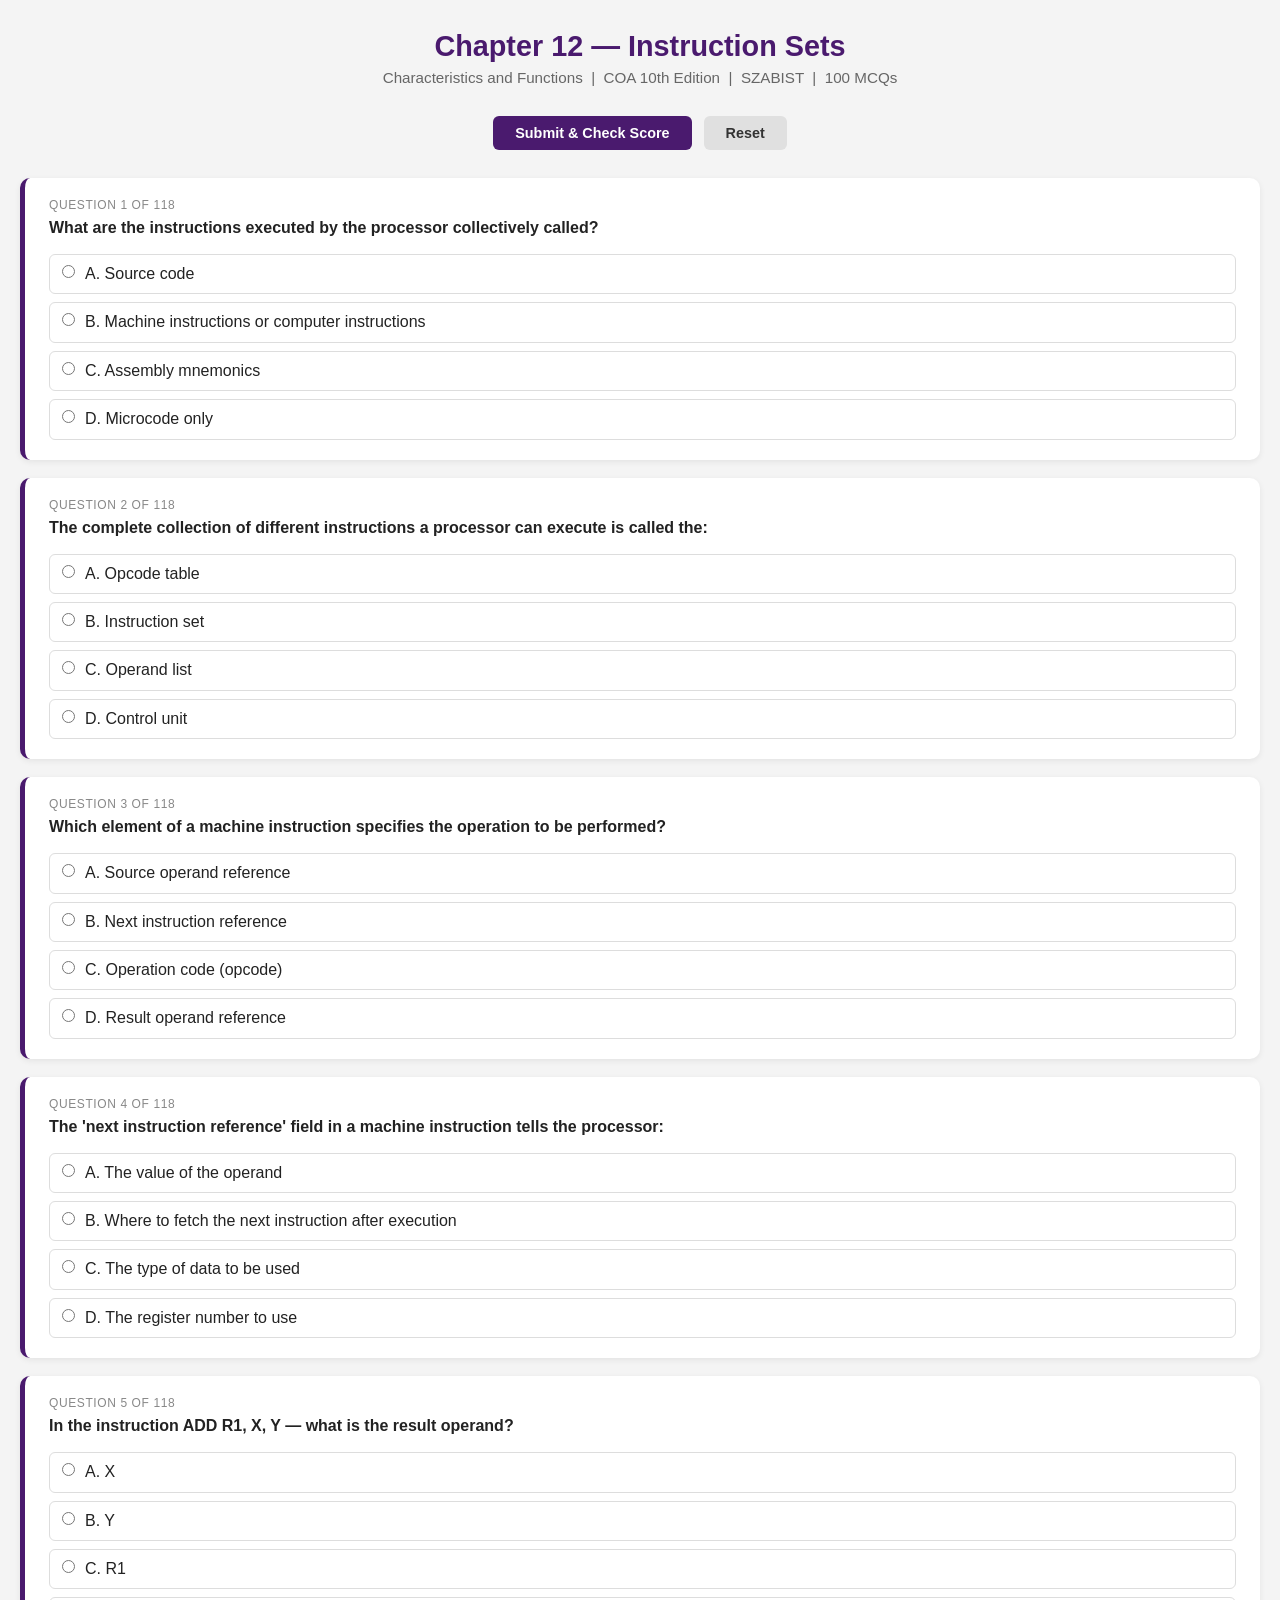
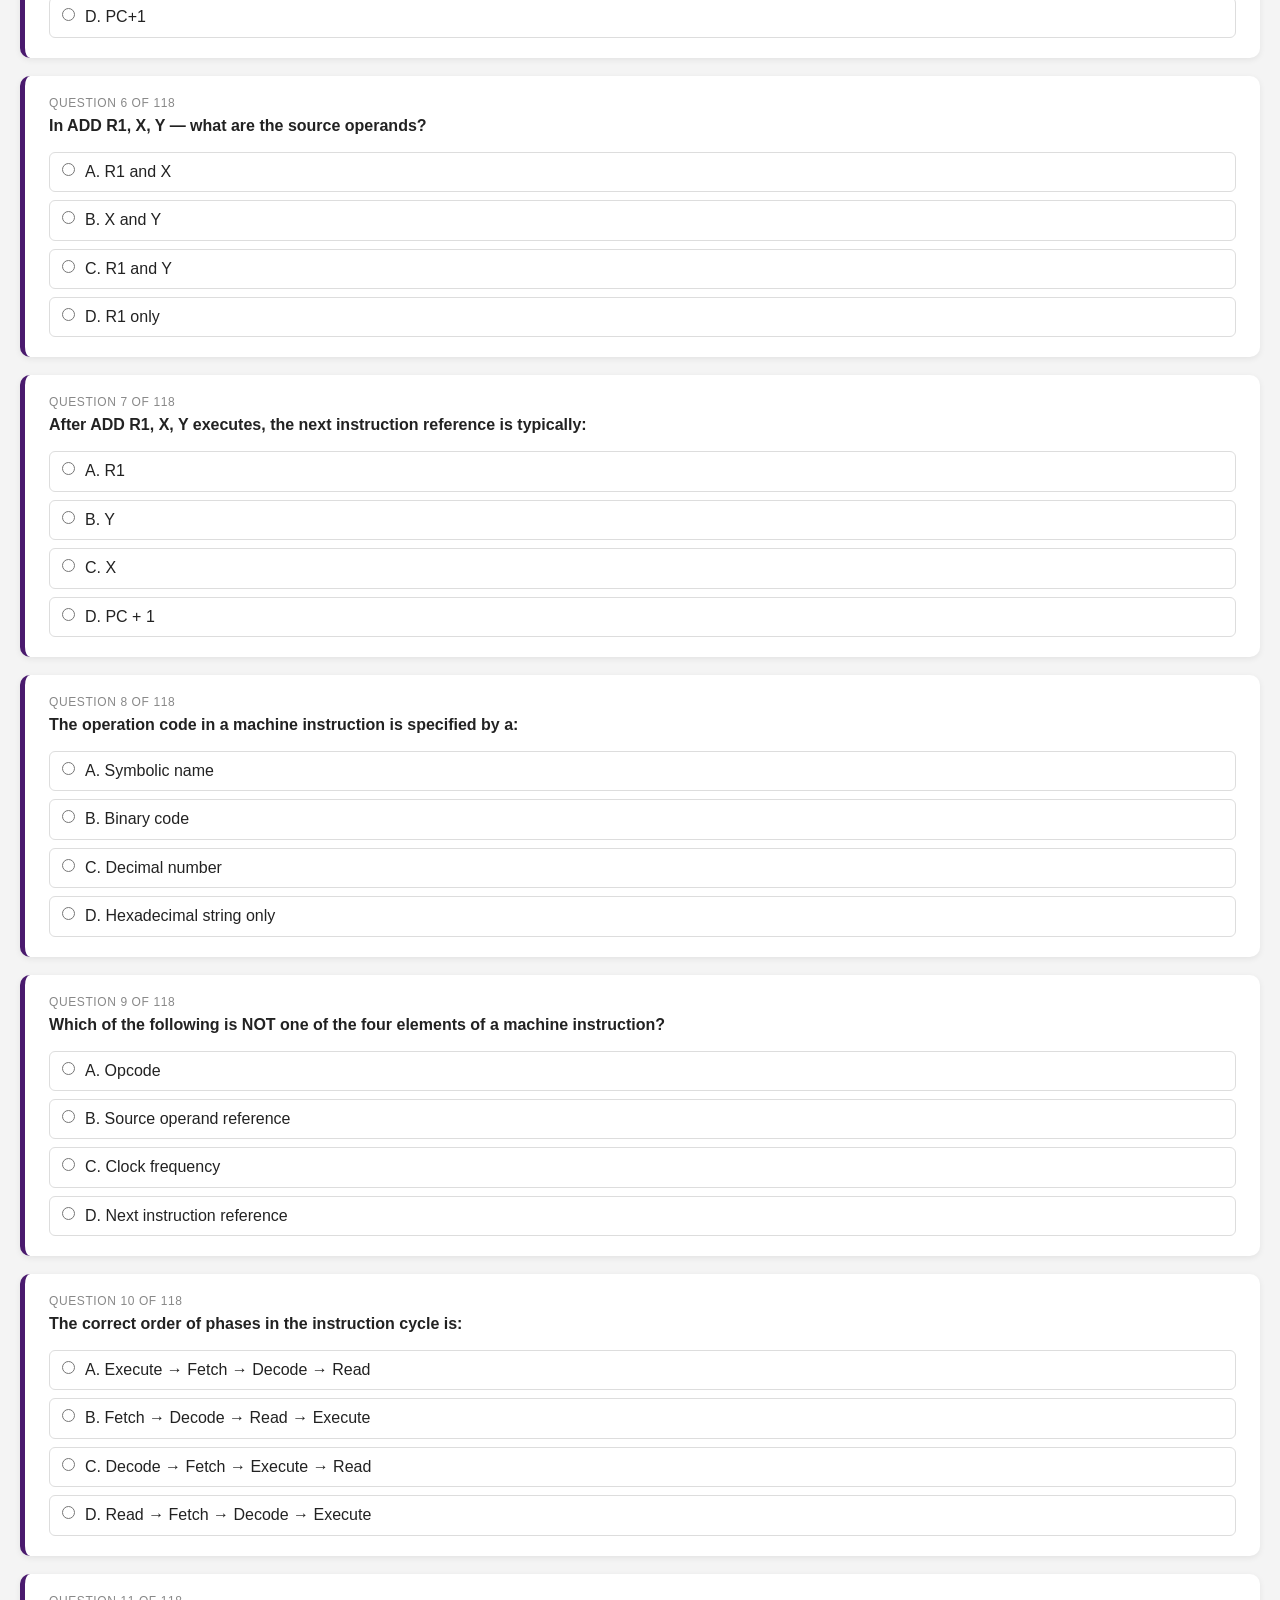
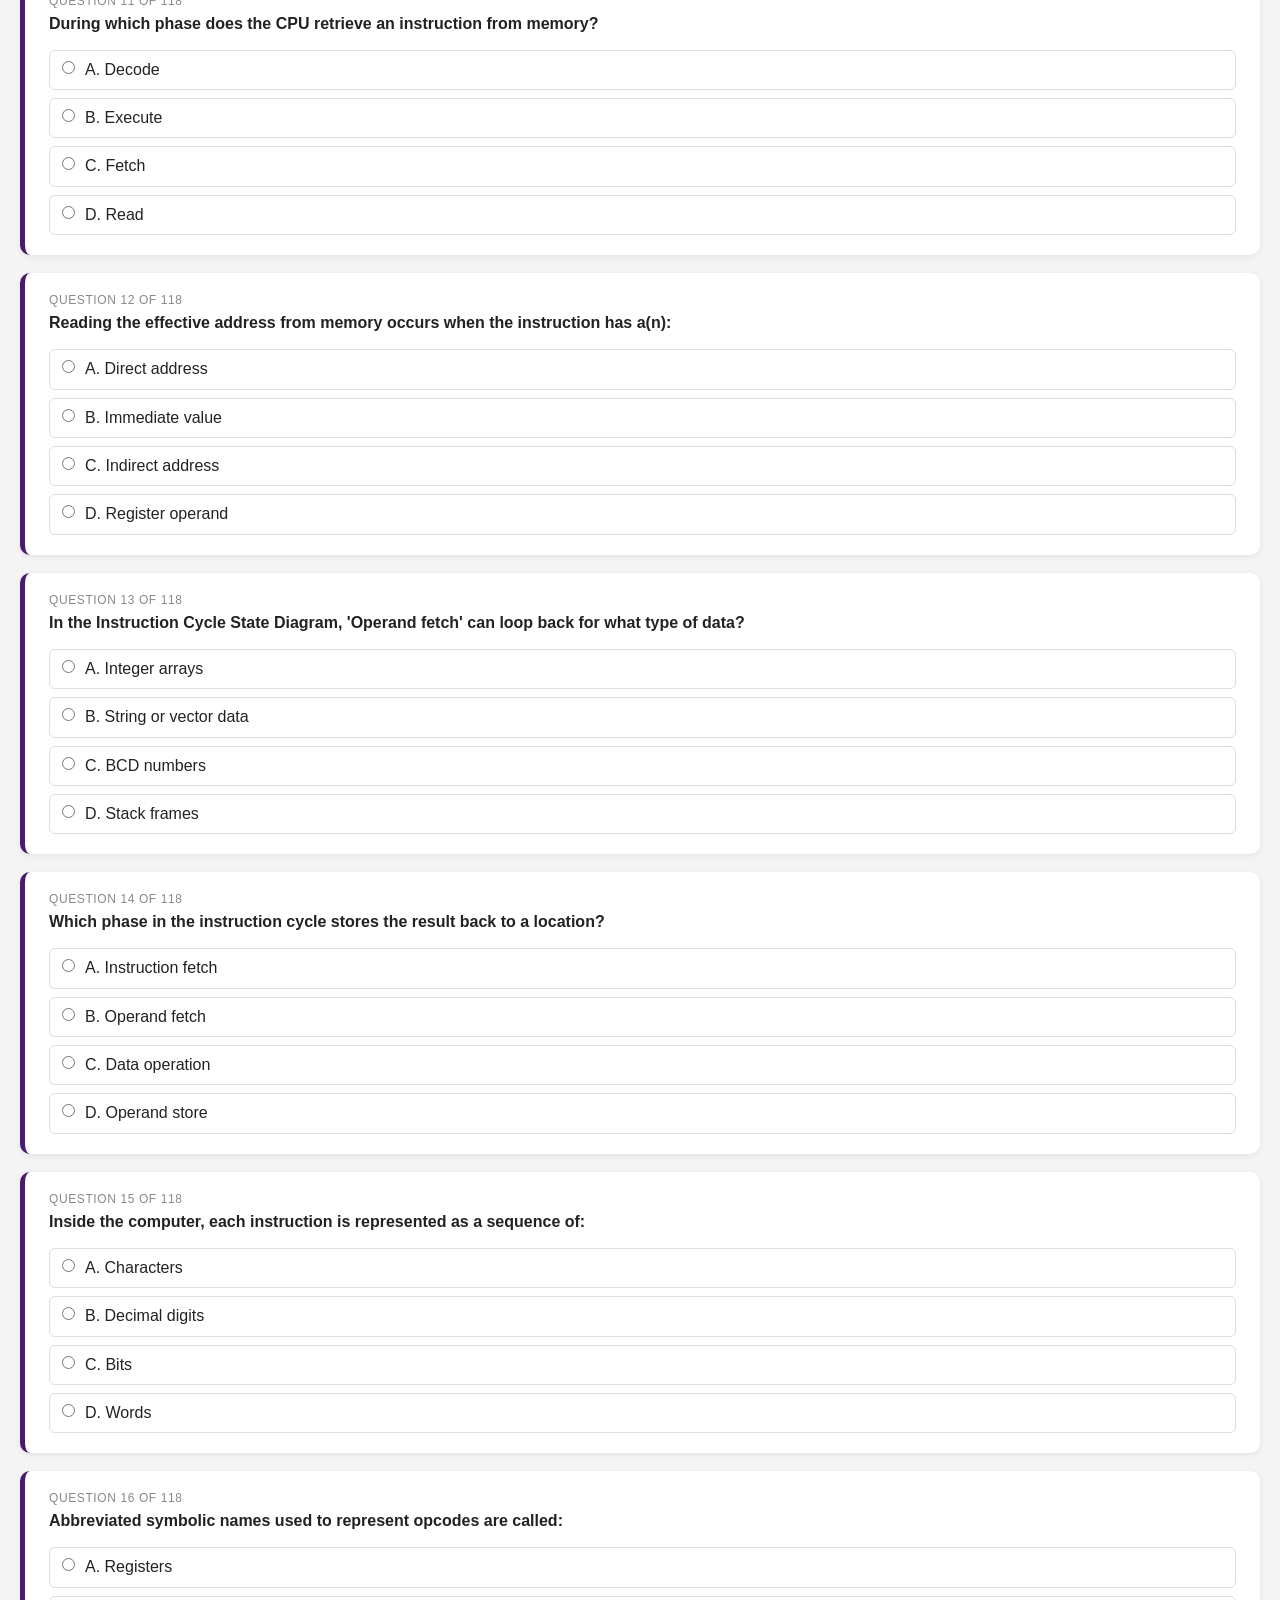
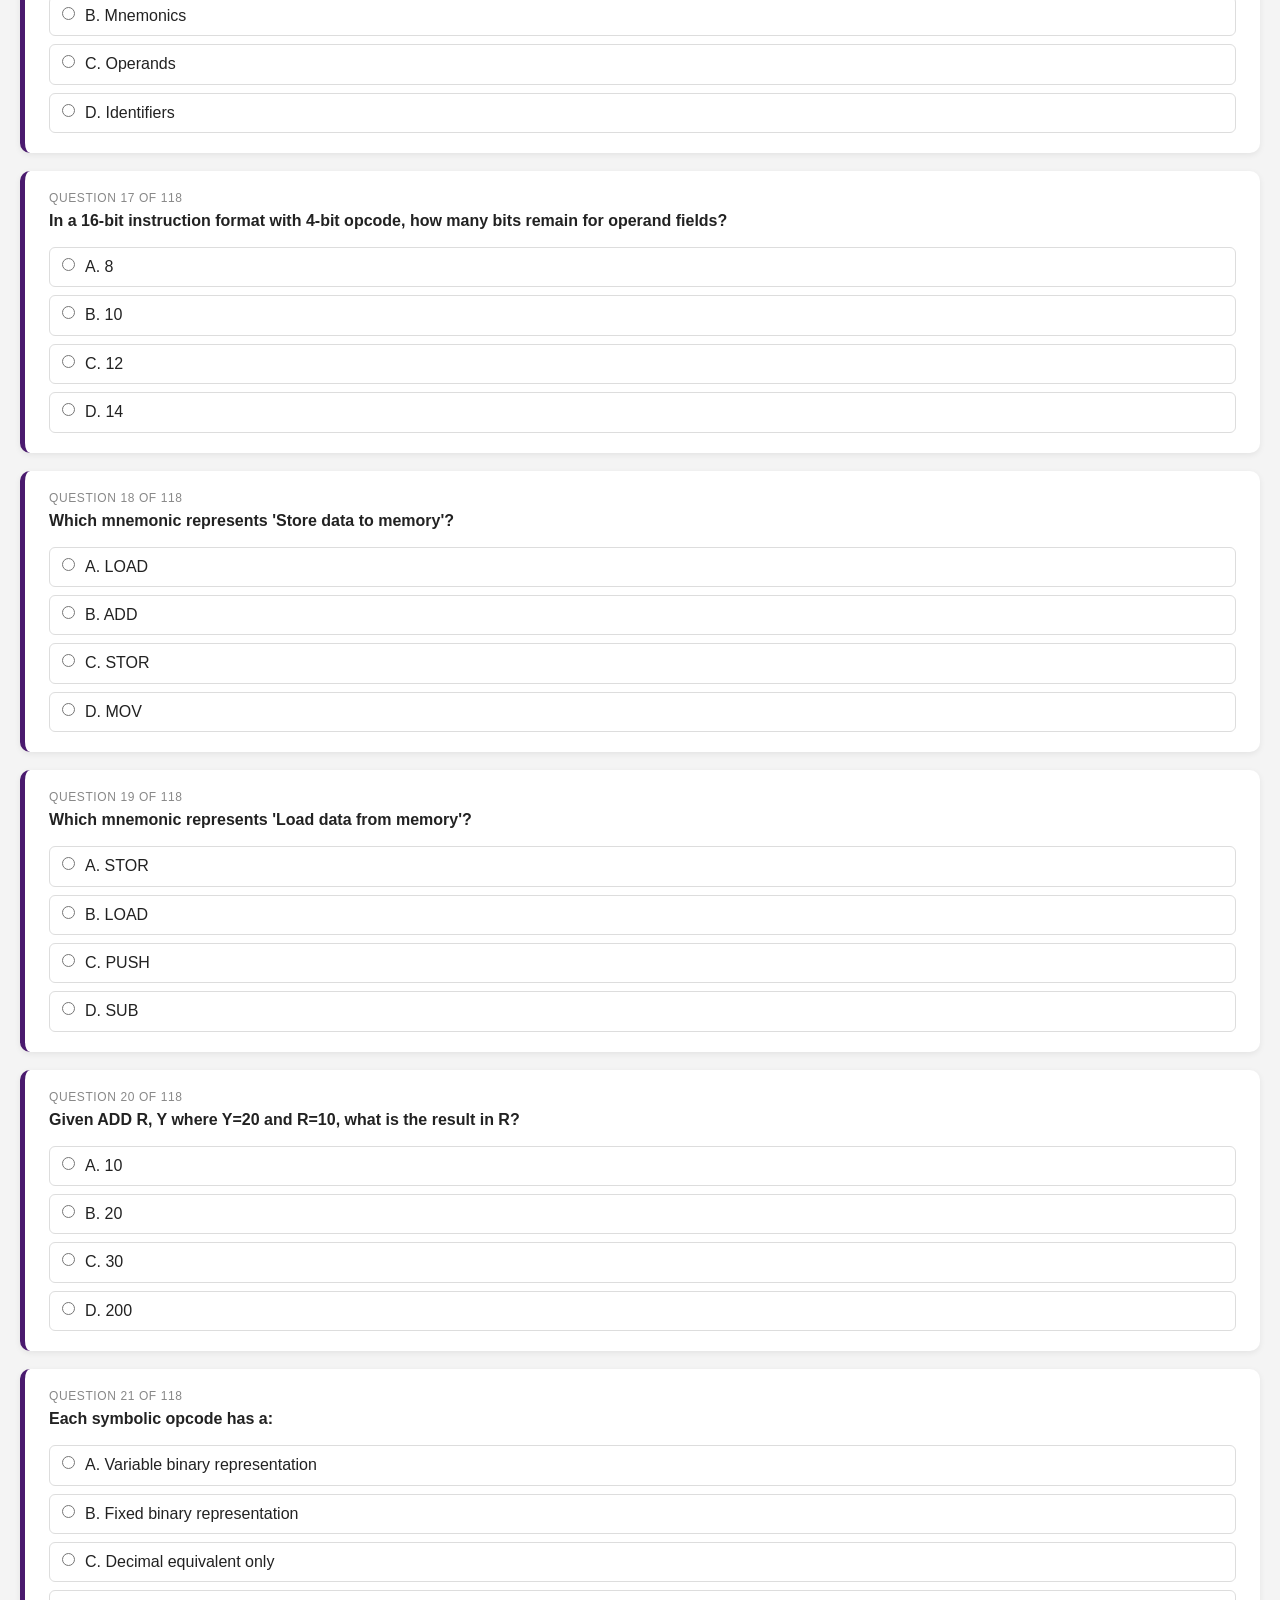
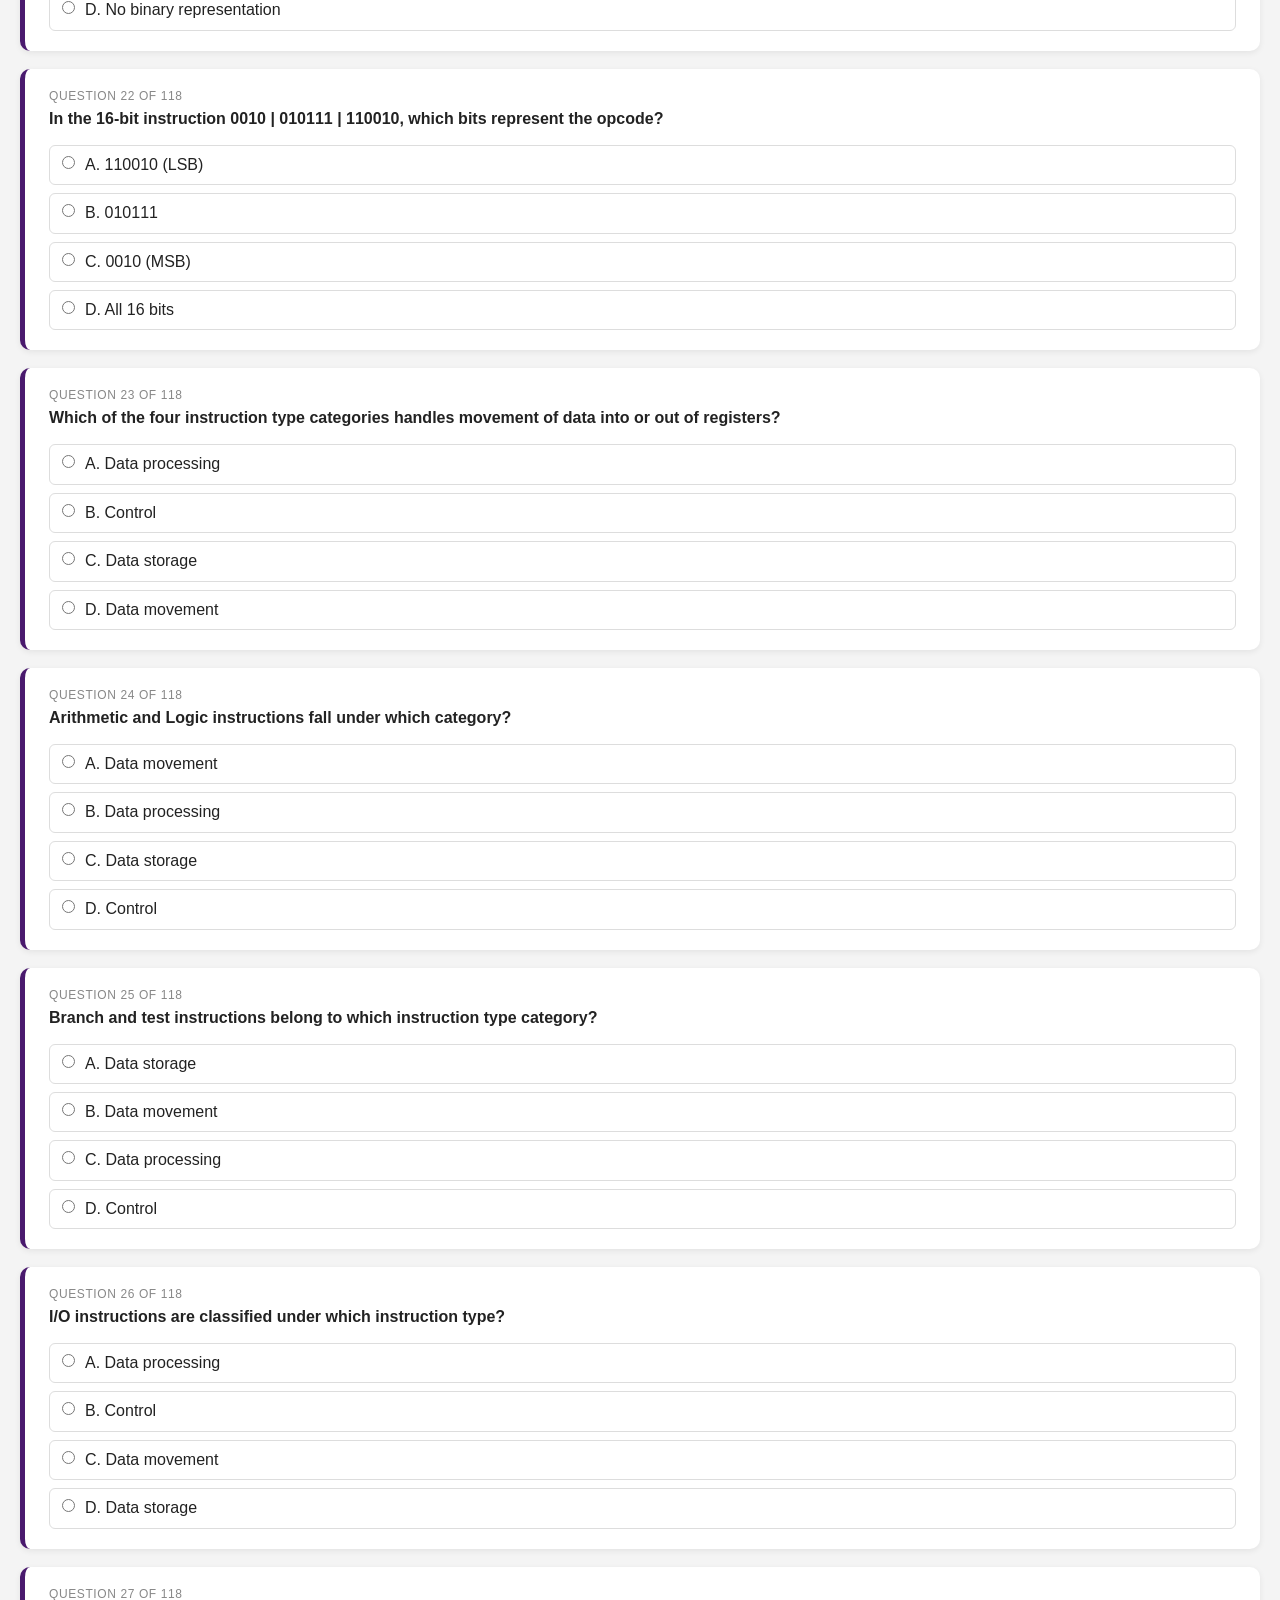
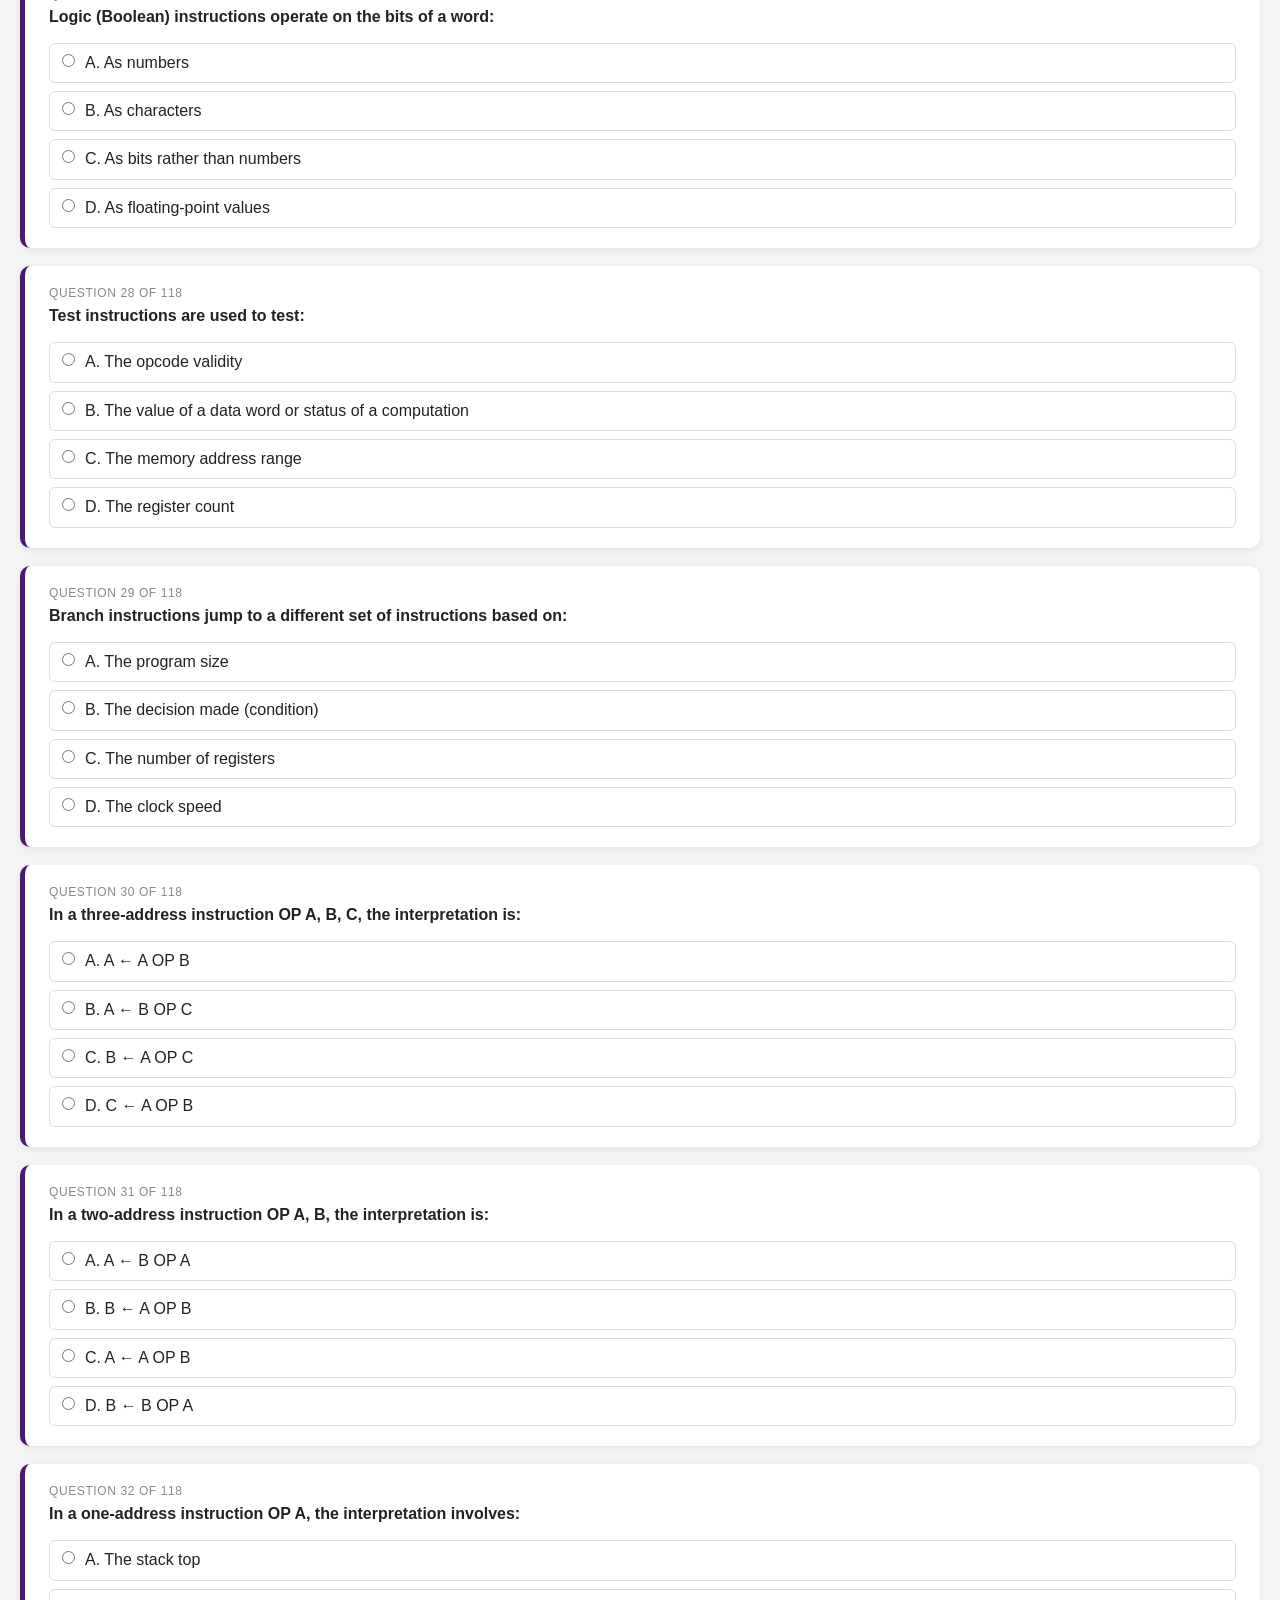
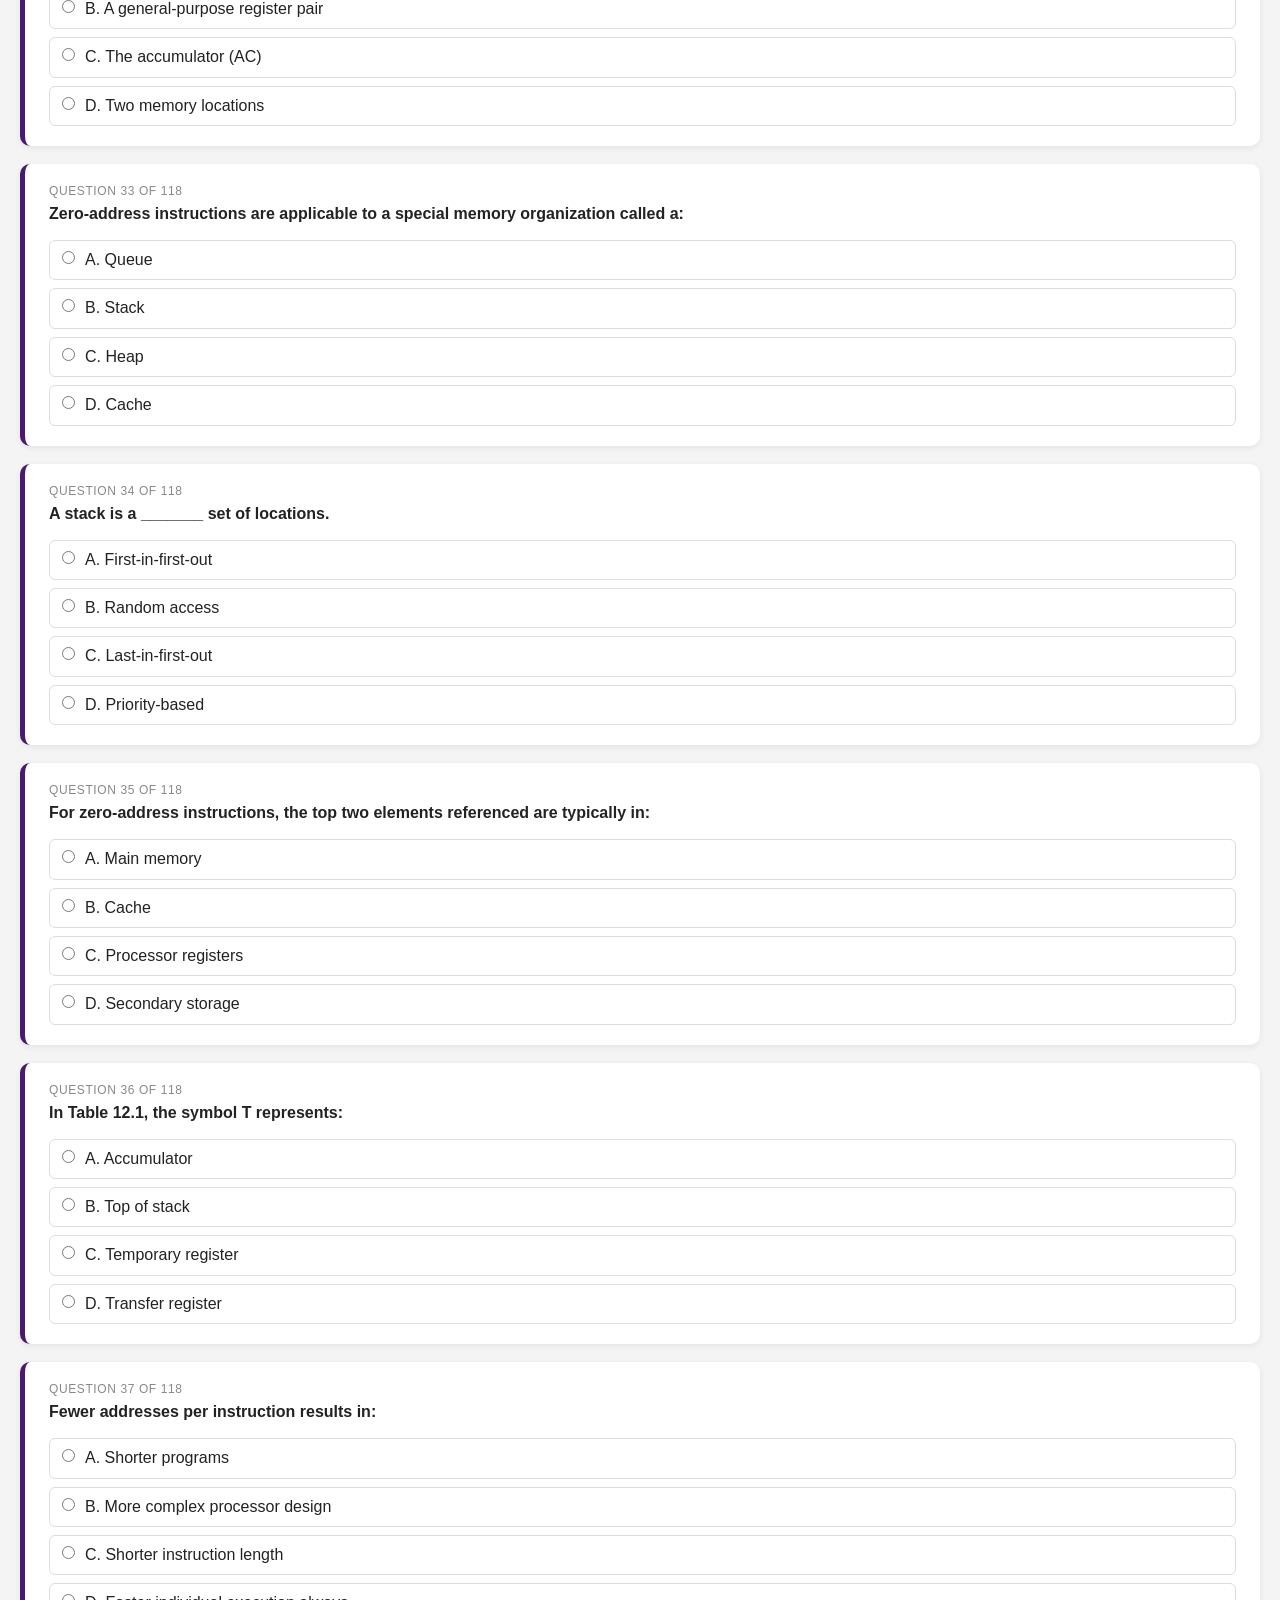
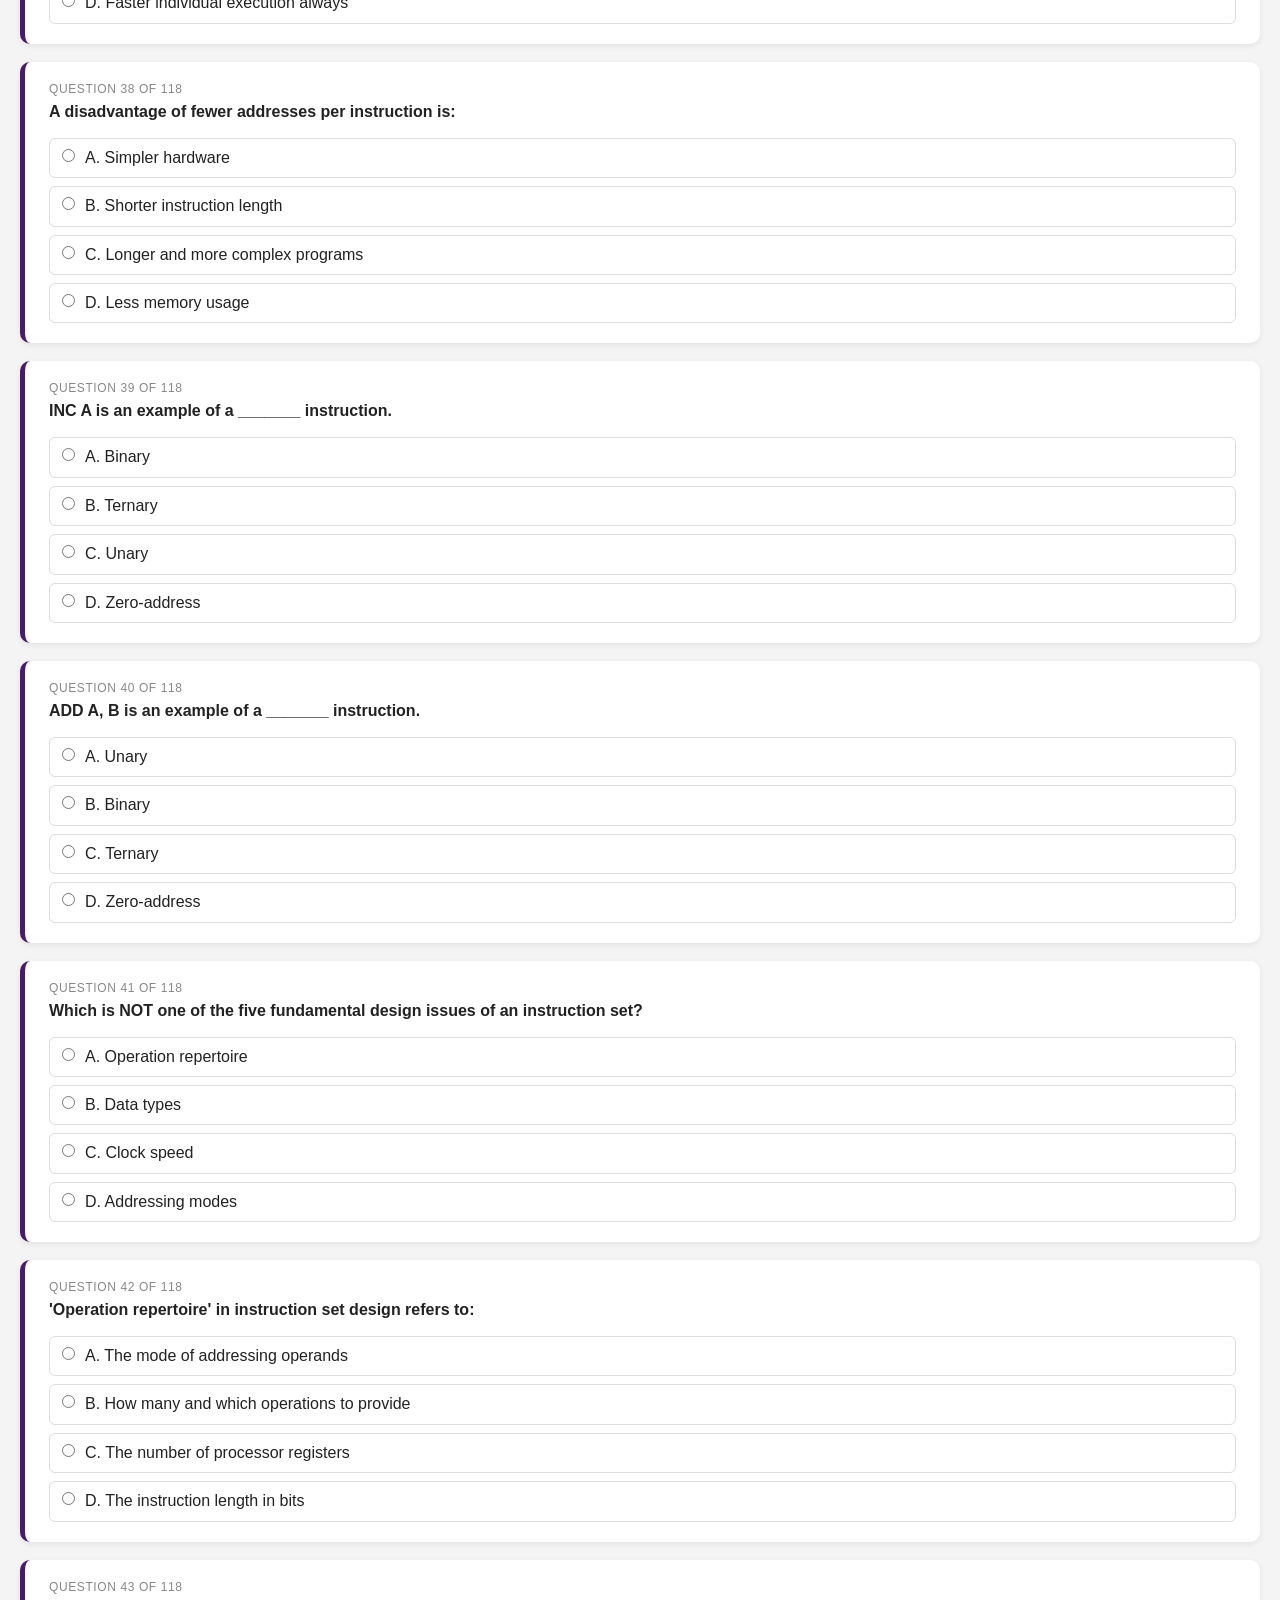
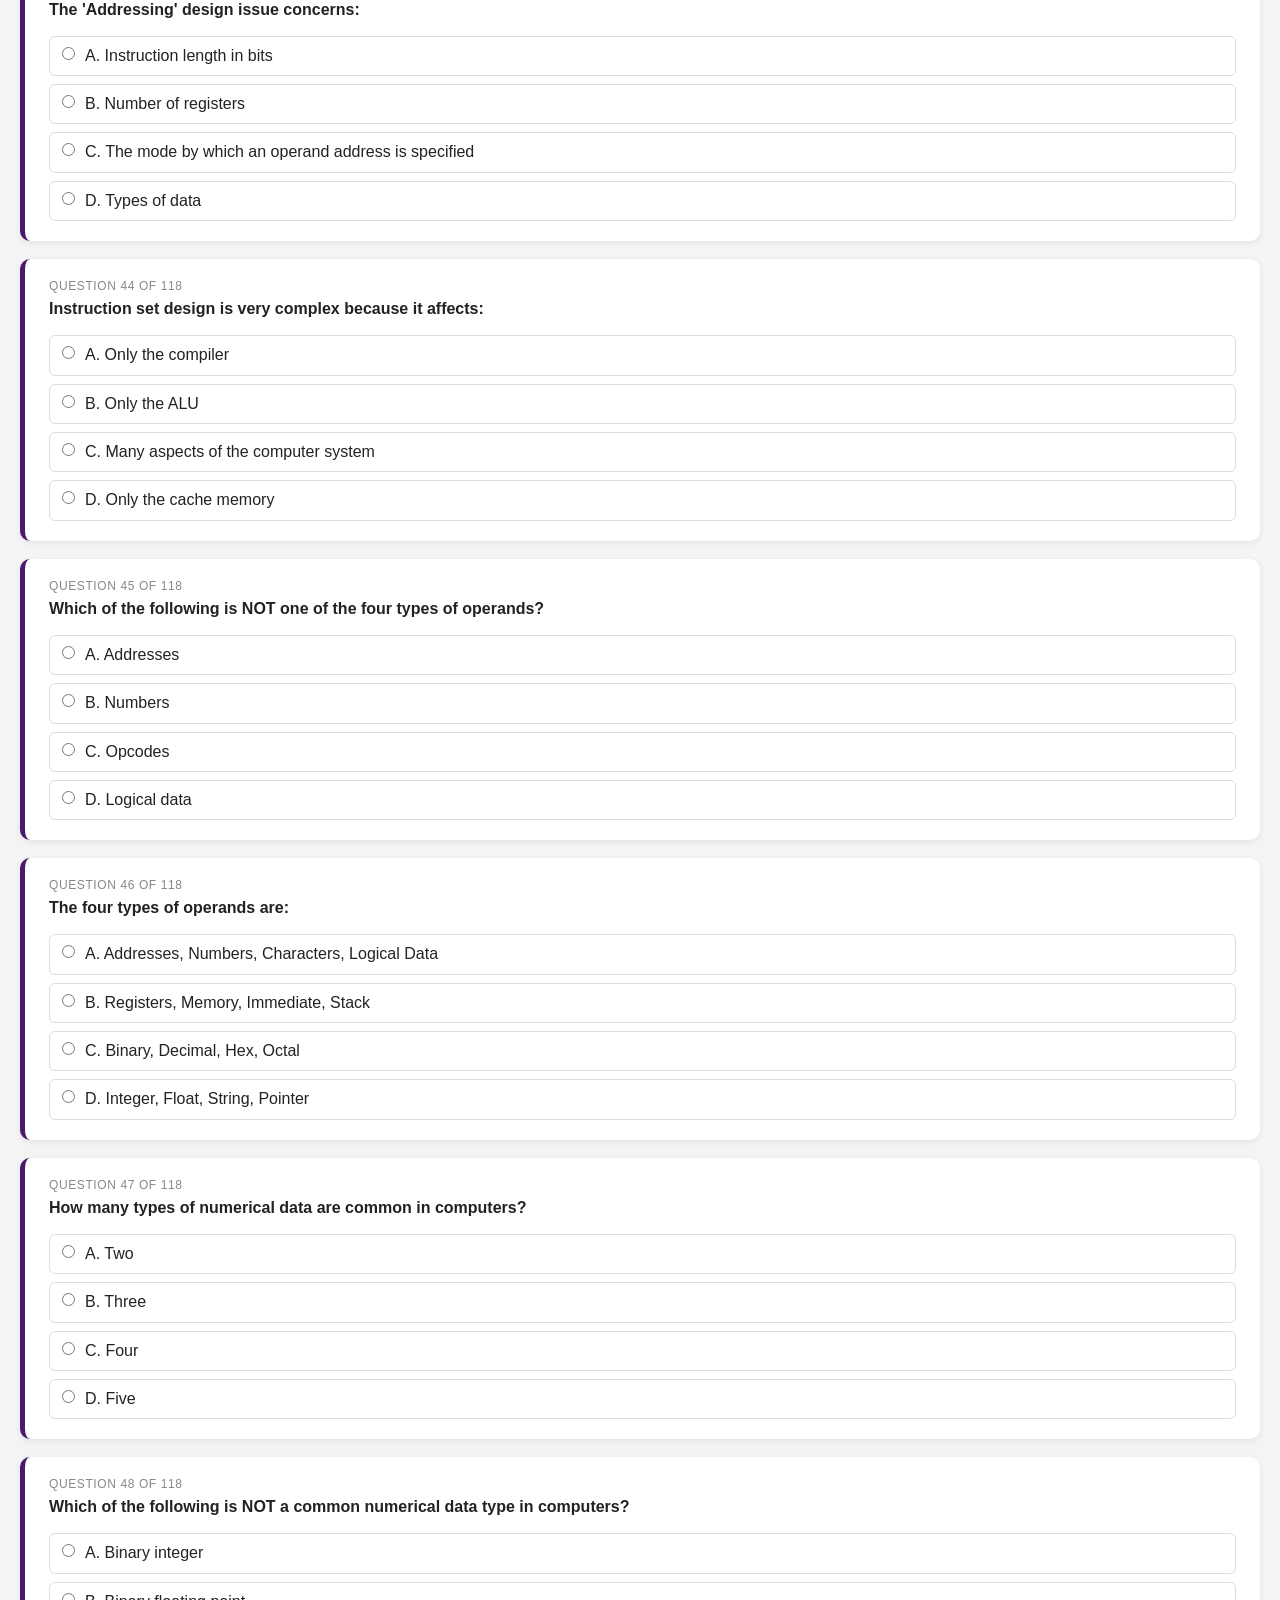
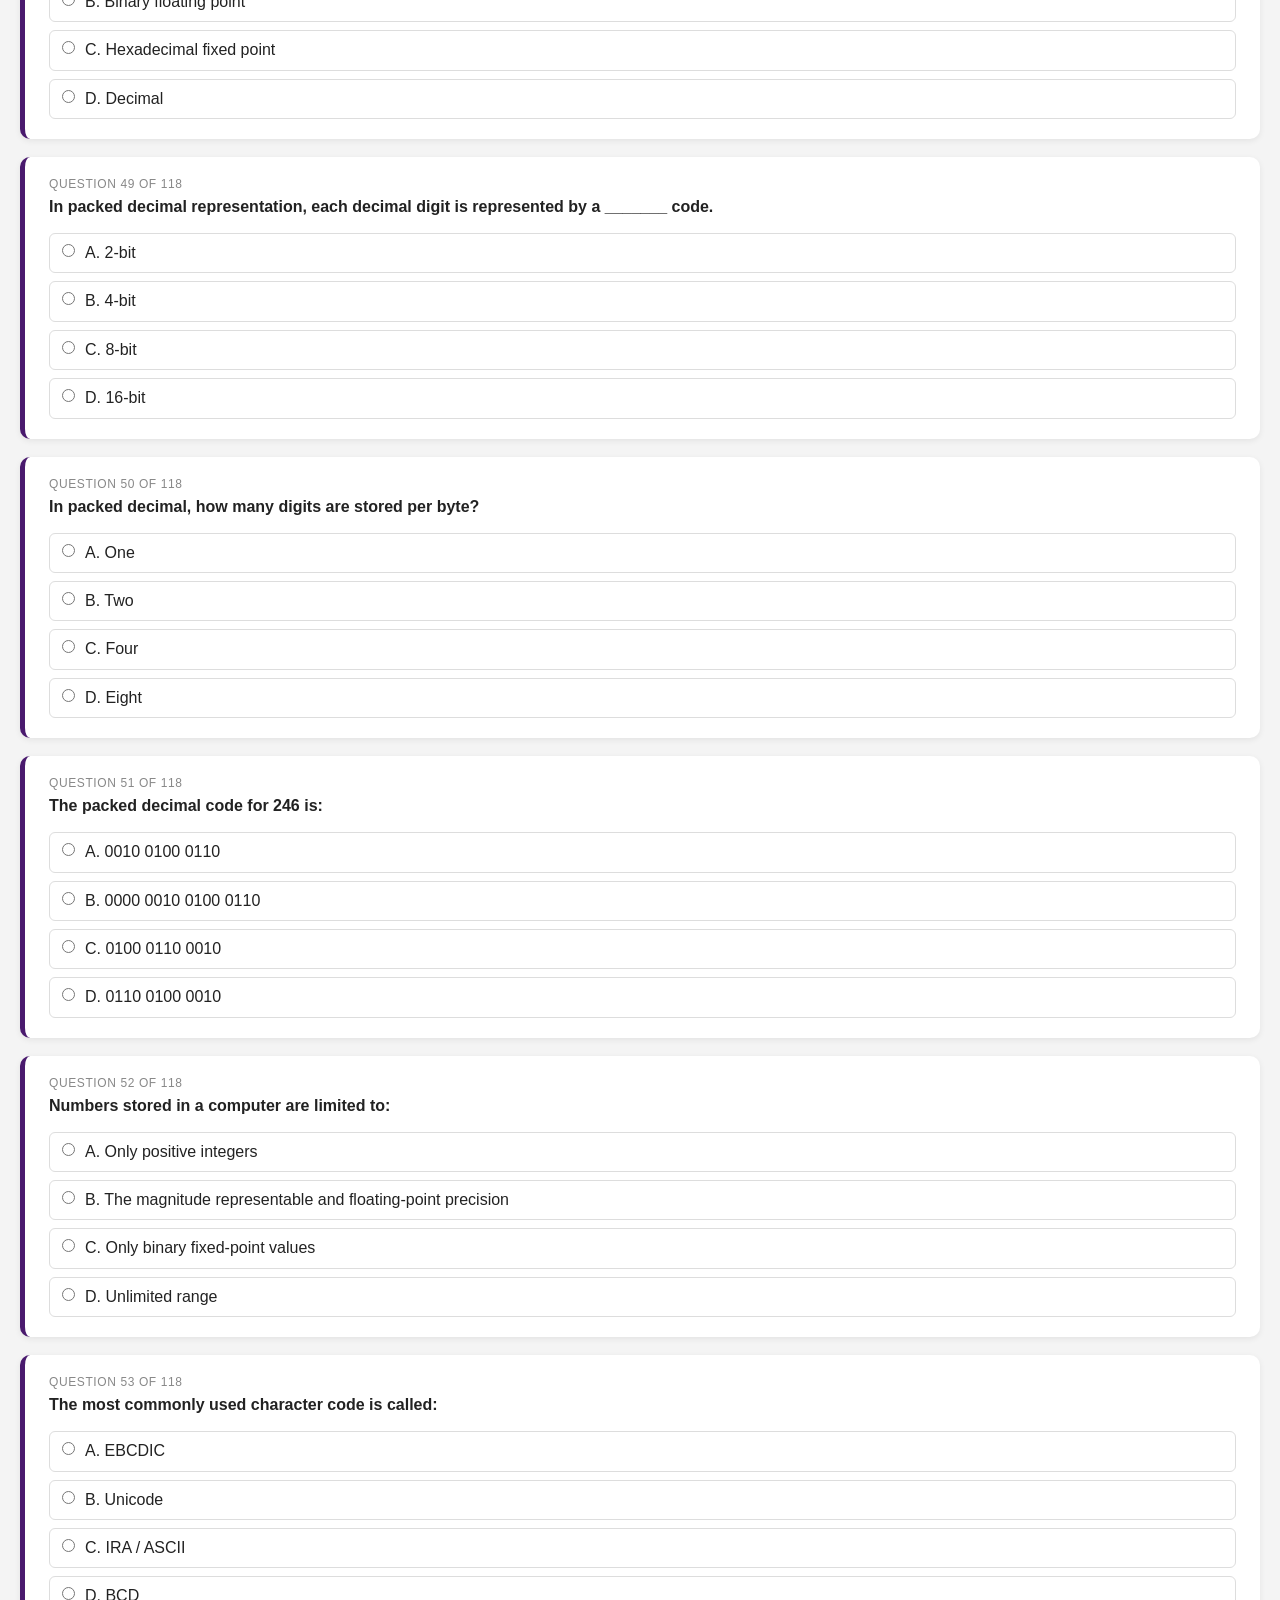
<file: testing.html>
<!DOCTYPE html>
<html lang="en">
<head>
<meta charset="UTF-8">
<meta name="viewport" content="width=device-width, initial-scale=1.0">
<title>Chapter 12 – Instruction Sets: 100 MCQs</title>
<style>
  * { box-sizing: border-box; margin: 0; padding: 0; }
  body { font-family: 'Segoe UI', sans-serif; background: #f4f4f4; color: #222; padding: 30px 20px; }
  h1 { text-align: center; color: #4a1a6e; margin-bottom: 6px; font-size: 1.8rem; }
  .subtitle { text-align: center; color: #666; margin-bottom: 30px; font-size: 0.95rem; }
  .controls { display: flex; gap: 12px; justify-content: center; margin-bottom: 28px; flex-wrap: wrap; }
  .controls button {
    padding: 9px 22px; border: none; border-radius: 6px; cursor: pointer;
    font-size: 0.9rem; font-weight: 600; transition: background 0.2s;
  }
  #checkBtn  { background: #4a1a6e; color: #fff; }
  #checkBtn:hover { background: #6b2a99; }
  #resetBtn  { background: #e0e0e0; color: #333; }
  #resetBtn:hover { background: #c8c8c8; }
  #score { font-weight: 700; font-size: 1.1rem; color: #2e7d32; background: #e8f5e9; padding: 9px 20px; border-radius: 6px; display: none; }

  .question-card {
    background: #fff; border-radius: 10px; padding: 20px 24px;
    margin-bottom: 18px; box-shadow: 0 2px 6px rgba(0,0,0,0.07);
    border-left: 5px solid #4a1a6e;
  }
  .question-card.correct { border-left-color: #2e7d32; background: #f1fff3; }
  .question-card.wrong   { border-left-color: #c62828; background: #fff5f5; }

  .q-number { font-size: 0.75rem; color: #888; margin-bottom: 4px; text-transform: uppercase; letter-spacing: .05em; }
  .q-text { font-weight: 600; margin-bottom: 14px; line-height: 1.5; }

  .options { display: flex; flex-direction: column; gap: 8px; }
  .option label {
    display: flex; align-items: flex-start; gap: 10px; cursor: pointer;
    padding: 8px 12px; border-radius: 6px; border: 1.5px solid #ddd;
    transition: border-color 0.15s, background 0.15s; line-height: 1.4;
  }
  .option label:hover { border-color: #4a1a6e; background: #f9f0ff; }
  .option input { margin-top: 2px; accent-color: #4a1a6e; flex-shrink: 0; }

  .feedback { margin-top: 10px; font-size: 0.88rem; font-weight: 600; display: none; }
  .feedback.show { display: block; }
  .feedback.correct-fb { color: #2e7d32; }
  .feedback.wrong-fb   { color: #c62828; }

  .correct-option label { background: #e8f5e9 !important; border-color: #2e7d32 !important; font-weight: 600; }
  .wrong-option   label { background: #ffebee !important; border-color: #c62828 !important; }

  @media(max-width:600px) { body { padding: 16px 10px; } h1 { font-size: 1.3rem; } }
</style>
</head>
<body>

<h1>Chapter 12 — Instruction Sets</h1>
<p class="subtitle">Characteristics and Functions &nbsp;|&nbsp; COA 10th Edition &nbsp;|&nbsp; SZABIST &nbsp;|&nbsp; 100 MCQs</p>

<div class="controls">
  <button id="checkBtn" onclick="checkAll()">Submit &amp; Check Score</button>
  <button id="resetBtn" onclick="resetAll()">Reset</button>
  <span id="score"></span>
</div>

<div id="quiz"></div>

<script>
const questions = [
  // ── Machine Instruction Characteristics ──────────────────────────────
  {
    q: "What are the instructions executed by the processor collectively called?",
    opts: ["Source code", "Machine instructions or computer instructions", "Assembly mnemonics", "Microcode only"],
    ans: 1
  },
  {
    q: "The complete collection of different instructions a processor can execute is called the:",
    opts: ["Opcode table", "Instruction set", "Operand list", "Control unit"],
    ans: 1
  },
  {
    q: "Which element of a machine instruction specifies the operation to be performed?",
    opts: ["Source operand reference", "Next instruction reference", "Operation code (opcode)", "Result operand reference"],
    ans: 2
  },
  {
    q: "The 'next instruction reference' field in a machine instruction tells the processor:",
    opts: ["The value of the operand", "Where to fetch the next instruction after execution", "The type of data to be used", "The register number to use"],
    ans: 1
  },
  {
    q: "In the instruction ADD R1, X, Y — what is the result operand?",
    opts: ["X", "Y", "R1", "PC+1"],
    ans: 2
  },
  {
    q: "In ADD R1, X, Y — what are the source operands?",
    opts: ["R1 and X", "X and Y", "R1 and Y", "R1 only"],
    ans: 1
  },
  {
    q: "After ADD R1, X, Y executes, the next instruction reference is typically:",
    opts: ["R1", "Y", "X", "PC + 1"],
    ans: 3
  },
  {
    q: "The operation code in a machine instruction is specified by a:",
    opts: ["Symbolic name", "Binary code", "Decimal number", "Hexadecimal string only"],
    ans: 1
  },
  {
    q: "Which of the following is NOT one of the four elements of a machine instruction?",
    opts: ["Opcode", "Source operand reference", "Clock frequency", "Next instruction reference"],
    ans: 2
  },

  // ── Instruction Cycle ──────────────────────────────────────────────
  {
    q: "The correct order of phases in the instruction cycle is:",
    opts: ["Execute → Fetch → Decode → Read", "Fetch → Decode → Read → Execute", "Decode → Fetch → Execute → Read", "Read → Fetch → Decode → Execute"],
    ans: 1
  },
  {
    q: "During which phase does the CPU retrieve an instruction from memory?",
    opts: ["Decode", "Execute", "Fetch", "Read"],
    ans: 2
  },
  {
    q: "Reading the effective address from memory occurs when the instruction has a(n):",
    opts: ["Direct address", "Immediate value", "Indirect address", "Register operand"],
    ans: 2
  },
  {
    q: "In the Instruction Cycle State Diagram, 'Operand fetch' can loop back for what type of data?",
    opts: ["Integer arrays", "String or vector data", "BCD numbers", "Stack frames"],
    ans: 1
  },
  {
    q: "Which phase in the instruction cycle stores the result back to a location?",
    opts: ["Instruction fetch", "Operand fetch", "Data operation", "Operand store"],
    ans: 3
  },

  // ── Instruction Representation ──────────────────────────────────────
  {
    q: "Inside the computer, each instruction is represented as a sequence of:",
    opts: ["Characters", "Decimal digits", "Bits", "Words"],
    ans: 2
  },
  {
    q: "Abbreviated symbolic names used to represent opcodes are called:",
    opts: ["Registers", "Mnemonics", "Operands", "Identifiers"],
    ans: 1
  },
  {
    q: "In a 16-bit instruction format with 4-bit opcode, how many bits remain for operand fields?",
    opts: ["8", "10", "12", "14"],
    ans: 2
  },
  {
    q: "Which mnemonic represents 'Store data to memory'?",
    opts: ["LOAD", "ADD", "STOR", "MOV"],
    ans: 2
  },
  {
    q: "Which mnemonic represents 'Load data from memory'?",
    opts: ["STOR", "LOAD", "PUSH", "SUB"],
    ans: 1
  },
  {
    q: "Given ADD R, Y where Y=20 and R=10, what is the result in R?",
    opts: ["10", "20", "30", "200"],
    ans: 2
  },
  {
    q: "Each symbolic opcode has a:",
    opts: ["Variable binary representation", "Fixed binary representation", "Decimal equivalent only", "No binary representation"],
    ans: 1
  },
  {
    q: "In the 16-bit instruction 0010 | 010111 | 110010, which bits represent the opcode?",
    opts: ["110010 (LSB)", "010111", "0010 (MSB)", "All 16 bits"],
    ans: 2
  },

  // ── Instruction Types ──────────────────────────────────────────────
  {
    q: "Which of the four instruction type categories handles movement of data into or out of registers?",
    opts: ["Data processing", "Control", "Data storage", "Data movement"],
    ans: 3
  },
  {
    q: "Arithmetic and Logic instructions fall under which category?",
    opts: ["Data movement", "Data processing", "Data storage", "Control"],
    ans: 1
  },
  {
    q: "Branch and test instructions belong to which instruction type category?",
    opts: ["Data storage", "Data movement", "Data processing", "Control"],
    ans: 3
  },
  {
    q: "I/O instructions are classified under which instruction type?",
    opts: ["Data processing", "Control", "Data movement", "Data storage"],
    ans: 2
  },
  {
    q: "Logic (Boolean) instructions operate on the bits of a word:",
    opts: ["As numbers", "As characters", "As bits rather than numbers", "As floating-point values"],
    ans: 2
  },
  {
    q: "Test instructions are used to test:",
    opts: ["The opcode validity", "The value of a data word or status of a computation", "The memory address range", "The register count"],
    ans: 1
  },
  {
    q: "Branch instructions jump to a different set of instructions based on:",
    opts: ["The program size", "The decision made (condition)", "The number of registers", "The clock speed"],
    ans: 1
  },

  // ── Number of Addresses ──────────────────────────────────────────
  {
    q: "In a three-address instruction OP A, B, C, the interpretation is:",
    opts: ["A ← A OP B", "A ← B OP C", "B ← A OP C", "C ← A OP B"],
    ans: 1
  },
  {
    q: "In a two-address instruction OP A, B, the interpretation is:",
    opts: ["A ← B OP A", "B ← A OP B", "A ← A OP B", "B ← B OP A"],
    ans: 2
  },
  {
    q: "In a one-address instruction OP A, the interpretation involves:",
    opts: ["The stack top", "A general-purpose register pair", "The accumulator (AC)", "Two memory locations"],
    ans: 2
  },
  {
    q: "Zero-address instructions are applicable to a special memory organization called a:",
    opts: ["Queue", "Stack", "Heap", "Cache"],
    ans: 1
  },
  {
    q: "A stack is a _______ set of locations.",
    opts: ["First-in-first-out", "Random access", "Last-in-first-out", "Priority-based"],
    ans: 2
  },
  {
    q: "For zero-address instructions, the top two elements referenced are typically in:",
    opts: ["Main memory", "Cache", "Processor registers", "Secondary storage"],
    ans: 2
  },
  {
    q: "In Table 12.1, the symbol T represents:",
    opts: ["Accumulator", "Top of stack", "Temporary register", "Transfer register"],
    ans: 1
  },
  {
    q: "Fewer addresses per instruction results in:",
    opts: ["Shorter programs", "More complex processor design", "Shorter instruction length", "Faster individual execution always"],
    ans: 2
  },
  {
    q: "A disadvantage of fewer addresses per instruction is:",
    opts: ["Simpler hardware", "Shorter instruction length", "Longer and more complex programs", "Less memory usage"],
    ans: 2
  },
  {
    q: "INC A is an example of a _______ instruction.",
    opts: ["Binary", "Ternary", "Unary", "Zero-address"],
    ans: 2
  },
  {
    q: "ADD A, B is an example of a _______ instruction.",
    opts: ["Unary", "Binary", "Ternary", "Zero-address"],
    ans: 1
  },

  // ── Instruction Set Design ──────────────────────────────────────
  {
    q: "Which is NOT one of the five fundamental design issues of an instruction set?",
    opts: ["Operation repertoire", "Data types", "Clock speed", "Addressing modes"],
    ans: 2
  },
  {
    q: "'Operation repertoire' in instruction set design refers to:",
    opts: ["The mode of addressing operands", "How many and which operations to provide", "The number of processor registers", "The instruction length in bits"],
    ans: 1
  },
  {
    q: "The 'Addressing' design issue concerns:",
    opts: ["Instruction length in bits", "Number of registers", "The mode by which an operand address is specified", "Types of data"],
    ans: 2
  },
  {
    q: "Instruction set design is very complex because it affects:",
    opts: ["Only the compiler", "Only the ALU", "Many aspects of the computer system", "Only the cache memory"],
    ans: 2
  },

  // ── Types of Operands ──────────────────────────────────────────
  {
    q: "Which of the following is NOT one of the four types of operands?",
    opts: ["Addresses", "Numbers", "Opcodes", "Logical data"],
    ans: 2
  },
  {
    q: "The four types of operands are:",
    opts: ["Addresses, Numbers, Characters, Logical Data", "Registers, Memory, Immediate, Stack", "Binary, Decimal, Hex, Octal", "Integer, Float, String, Pointer"],
    ans: 0
  },

  // ── Numbers ──────────────────────────────────────────────────
  {
    q: "How many types of numerical data are common in computers?",
    opts: ["Two", "Three", "Four", "Five"],
    ans: 1
  },
  {
    q: "Which of the following is NOT a common numerical data type in computers?",
    opts: ["Binary integer", "Binary floating point", "Hexadecimal fixed point", "Decimal"],
    ans: 2
  },
  {
    q: "In packed decimal representation, each decimal digit is represented by a _______ code.",
    opts: ["2-bit", "4-bit", "8-bit", "16-bit"],
    ans: 1
  },
  {
    q: "In packed decimal, how many digits are stored per byte?",
    opts: ["One", "Two", "Four", "Eight"],
    ans: 1
  },
  {
    q: "The packed decimal code for 246 is:",
    opts: ["0010 0100 0110", "0000 0010 0100 0110", "0100 0110 0010", "0110 0100 0010"],
    ans: 1
  },
  {
    q: "Numbers stored in a computer are limited to:",
    opts: ["Only positive integers", "The magnitude representable and floating-point precision", "Only binary fixed-point values", "Unlimited range"],
    ans: 1
  },

  // ── Characters ──────────────────────────────────────────────
  {
    q: "The most commonly used character code is called:",
    opts: ["EBCDIC", "Unicode", "IRA / ASCII", "BCD"],
    ans: 2
  },
  {
    q: "IRA stands for:",
    opts: ["Instruction Reference Architecture", "International Reference Alphabet", "Internal Register Address", "Indexed Register Array"],
    ans: 1
  },
  {
    q: "ASCII is used in the United States and stands for:",
    opts: ["American Standard Code for Information Interchange", "Advanced System Code for Instruction Input", "Automated Standard Control for Integer Instructions", "American Symbolic Code for Integer Information"],
    ans: 0
  },
  {
    q: "The ASCII value of the character 'A' is:",
    opts: ["48", "64", "65", "97"],
    ans: 2
  },
  {
    q: "The ASCII value of lowercase 'a' is:",
    opts: ["65", "48", "64", "97"],
    ans: 3
  },
  {
    q: "EBCDIC is used on:",
    opts: ["ARM processors", "IBM mainframes", "RISC systems", "x86 PCs"],
    ans: 1
  },
  {
    q: "EBCDIC stands for:",
    opts: ["Enhanced Binary Coded Decimal Interchange Code", "Extended Binary Coded Decimal Interchange Code", "External Binary Control Data Instruction Code", "Expanded Binary Coded Data Interchange Code"],
    ans: 1
  },

  // ── Logical Data ──────────────────────────────────────────
  {
    q: "An n-bit logical data unit consists of:",
    opts: ["n bytes", "n 1-bit items, each 0 or 1", "n 4-bit groups", "n characters"],
    ans: 1
  },
  {
    q: "One advantage of the bit-oriented view is that memory can be used most efficiently for storing:",
    opts: ["Floating-point arrays", "Arrays of Boolean or binary data items", "Character strings", "Packed decimal numbers"],
    ans: 1
  },
  {
    q: "To convert from IRA to packed decimal, you need to extract the _______ of each byte.",
    opts: ["Leftmost 4 bits", "Rightmost 4 bits", "Middle 4 bits", "Sign bit"],
    ans: 1
  },

  // ── Intel x86 Data Types ──────────────────────────────────────
  {
    q: "x86 architecture is classified as:",
    opts: ["RISC", "CISC", "VLIW", "MIMD"],
    ans: 1
  },
  {
    q: "What is the size of a 'Word' in x86 architecture?",
    opts: ["8-bit", "16-bit", "32-bit", "64-bit"],
    ans: 1
  },
  {
    q: "What is the size of a 'Double Word' in x86?",
    opts: ["16-bit", "32-bit", "64-bit", "80-bit"],
    ans: 1
  },
  {
    q: "What is the size of a 'Quad Word' in x86?",
    opts: ["32-bit", "64-bit", "80-bit", "128-bit"],
    ans: 1
  },
  {
    q: "The 80-bit extended precision floating-point in x86 is handled by:",
    opts: ["MMX unit", "SSE unit", "x87 FPU", "ALU"],
    ans: 2
  },
  {
    q: "In x86, a 'Byte' is:",
    opts: ["4 bits", "8 bits", "16 bits", "32 bits"],
    ans: 1
  },
  {
    q: "x86 integers use _______ for signed representation.",
    opts: ["Sign-magnitude", "One's complement", "Two's complement", "Excess-128"],
    ans: 2
  },
  {
    q: "Data alignment in x86 memory improves:",
    opts: ["Code readability", "Power consumption", "Performance compared to unaligned access", "Instruction count"],
    ans: 2
  },
  {
    q: "A 'Near pointer' in x86 represents:",
    opts: ["A physical memory address", "A 16/32/64-bit effective address (offset within a segment)", "A segment selector", "An interrupt vector"],
    ans: 1
  },
  {
    q: "A 'Far pointer' in x86 consists of:",
    opts: ["Only a 32-bit offset", "A 16-bit segment selector and an offset", "A 64-bit virtual address", "Two 16-bit offsets"],
    ans: 1
  },
  {
    q: "Packed SIMD data types in x86 are:",
    opts: ["8-bit and 16-bit only", "Packed 64-bit and 128-bit data types", "32-bit integer only", "80-bit extended precision only"],
    ans: 1
  },
  {
    q: "MMX stands for:",
    opts: ["Memory Management Extensions", "Multimedia Extensions", "Multiple Mode Execution", "Micro Machine Extensions"],
    ans: 1
  },
  {
    q: "SSE stands for:",
    opts: ["Single-Stage Execution", "Streaming SIMD Extensions", "System Software Extension", "Stack Segment Extensions"],
    ans: 1
  },
  {
    q: "x86 'Bit field' is described as a contiguous sequence of bits that can begin at any bit position and can contain up to:",
    opts: ["8 bits", "16 bits", "32 bits", "64 bits"],
    ans: 2
  },

  // ── ARM Data Types ──────────────────────────────────────────────
  {
    q: "ARM stands for:",
    opts: ["Automated RISC Machine", "Advanced RISC Machine", "Arithmetic Register Module", "Advanced Register Memory"],
    ans: 1
  },
  {
    q: "ARM uses a _______ architecture, meaning all data operations use registers.",
    opts: ["Stack-based", "Load/store", "Memory-to-memory", "Accumulator-based"],
    ans: 1
  },
  {
    q: "ARM processor registers hold data at what size?",
    opts: ["16 bits", "32 bits", "64 bits", "8 bits"],
    ans: 1
  },
  {
    q: "A halfword in ARM must be aligned beginning at:",
    opts: ["Any address", "An odd address", "An even address", "A multiple of 4"],
    ans: 2
  },
  {
    q: "A word (32-bit) in ARM must begin at a multiple of:",
    opts: ["2", "4", "8", "16"],
    ans: 1
  },
  {
    q: "ARM supports which data types?",
    opts: ["8, 16, 32-bit", "8, 32, 64-bit only", "16, 32, 64-bit only", "4, 8, 16-bit only"],
    ans: 0
  },
  {
    q: "After loading data from memory in ARM, the data must be extended into 32 bits because:",
    opts: ["ARM has no ALU", "The register size is 32 bits", "ARM uses big-endian only", "The cache only holds 32-bit values"],
    ans: 1
  },
  {
    q: "ARM is commonly used in:",
    opts: ["Desktop servers and mainframes", "Mobile and embedded systems", "Supercomputers only", "GPU architectures only"],
    ans: 1
  },

  // ── SISD/SIMD/MISD/MIMD ──────────────────────────────────────
  {
    q: "SISD stands for:",
    opts: ["Single Instruction Single Data", "Simple Instruction Simple Data", "Single Index Simple Decode", "Single Instruction Stream Single Data stream"],
    ans: 3
  },
  {
    q: "SISD corresponds to which classical architecture?",
    opts: ["Multiprocessor", "Processor Array", "Von Neumann Architecture", "Distributed system"],
    ans: 2
  },
  {
    q: "SIMD (Single Instruction, Multiple Data) corresponds to:",
    opts: ["Von Neumann Architecture", "Processor Array", "Multiprocessor", "MISD"],
    ans: 1
  },
  {
    q: "MIMD (Multiple Instruction, Multiple Data) corresponds to:",
    opts: ["Von Neumann Architecture", "Processor Array", "Multiprocessor", "Single-core CPU"],
    ans: 2
  },

  // ── Types of Operations ──────────────────────────────────────
  {
    q: "Which operation transfers a word from processor to memory?",
    opts: ["Load (fetch)", "Move", "Store", "Exchange"],
    ans: 2
  },
  {
    q: "Which operation transfers a word from memory to the processor?",
    opts: ["Store", "Load (fetch)", "Push", "Pop"],
    ans: 1
  },
  {
    q: "The 'Exchange' operation does what?",
    opts: ["Clears memory", "Swaps contents of source and destination", "Transfers a word of 0s", "Transfers a word of 1s"],
    ans: 1
  },
  {
    q: "The 'Push' data transfer instruction does what?",
    opts: ["Transfers word from top of stack to destination", "Transfers word from source to top of stack", "Loads a word from memory", "Stores a word to memory"],
    ans: 1
  },
  {
    q: "Which arithmetic operation replaces an operand by its absolute value?",
    opts: ["Negate", "Absolute", "Increment", "Complement"],
    ans: 1
  },
  {
    q: "The 'Negate' operation does what?",
    opts: ["Adds 1 to operand", "Subtracts 1 from operand", "Changes the sign of the operand", "Clears the operand"],
    ans: 2
  },
  {
    q: "A 'Jump Conditional' instruction:",
    opts: ["Always loads PC with the specified address", "Either loads PC with specified address or does nothing, based on condition", "Stops program execution", "Increments PC to skip next instruction"],
    ans: 1
  },
  {
    q: "The 'Halt' instruction:",
    opts: ["Pauses until a condition is met", "Skips the next instruction", "Stops program execution", "Jumps to a subroutine"],
    ans: 2
  },
  {
    q: "Which instruction increments the PC to skip the next instruction?",
    opts: ["Jump", "Halt", "Skip", "Return"],
    ans: 2
  },
  {
    q: "The 'Jump to Subroutine' instruction places current program control information in a known location then:",
    opts: ["Halts execution", "Jumps to the specified address", "Returns to the caller", "Skips two instructions"],
    ans: 1
  },
  {
    q: "For Arithmetic instructions, the processor performs the function in the:",
    opts: ["FPU only", "Control Unit", "ALU", "Cache controller"],
    ans: 2
  },
  {
    q: "Transfer of Control instructions update the:",
    opts: ["Status register", "Stack pointer only", "Program counter", "Data register"],
    ans: 2
  },

  // ── x86 Operation Types ──────────────────────────────────────
  {
    q: "The x86 instruction CALL does which of the following?",
    opts: ["Pops return address and jumps", "Pushes return address then jumps to function", "Destroys the stack frame", "Allocates local variables"],
    ans: 1
  },
  {
    q: "The x86 ENTER instruction is used to:",
    opts: ["Return control to calling function", "Reverse the stack frame", "Set up space for local variables (stack frame)", "Jump unconditionally"],
    ans: 2
  },
  {
    q: "The x86 LEAVE instruction:",
    opts: ["Creates a new stack frame", "Reverses ENTER / destroys stack frame", "Saves all registers", "Issues an interrupt"],
    ans: 1
  },
  {
    q: "The x86 RETURN instruction does:",
    opts: ["Creates a stack frame", "Allocates local variable space", "POPs return address and jumps to it", "Pushes the frame pointer"],
    ans: 2
  },

  // ── x86 Status Flags ──────────────────────────────────────────
  {
    q: "The x86 Zero Flag (ZF) is set to 1 when:",
    opts: ["An overflow occurs", "The result is negative", "The result of an operation is zero", "A carry occurs"],
    ans: 2
  },
  {
    q: "The Carry Flag (CF) in x86 indicates:",
    opts: ["An overflow in signed arithmetic", "Even parity of LSB", "A carry or borrow out of the most significant bit after arithmetic", "The sign of the result"],
    ans: 2
  },
  {
    q: "The Overflow Flag (OF) in x86 indicates:",
    opts: ["Unsigned carry", "Arithmetic overflow in signed (two's complement) operations", "Even parity", "Zero result"],
    ans: 1
  },
  {
    q: "The Sign Flag (SF) in x86 is set to 1 when the result is:",
    opts: ["Zero", "Positive", "Negative", "Carrying"],
    ans: 2
  },
  {
    q: "The Parity Flag (PF) is set to 1 when the LSB of the result has:",
    opts: ["Odd parity", "Even parity", "A carry", "No value"],
    ans: 1
  },
  {
    q: "The Auxiliary Carry Flag (AF) is used in:",
    opts: ["Floating-point operations", "BCD (Binary Coded Decimal) arithmetic", "String operations", "Stack operations"],
    ans: 1
  },
  {
    q: "In x86 condition codes, 'E, Z' (ZF=1) represents:",
    opts: ["Not equal", "Equal / Zero", "Overflow", "Sign negative"],
    ans: 1
  },
  {
    q: "The x86 condition 'G, NLE' tests for:",
    opts: ["Less than (signed)", "Less than or equal", "Greater than / Not less than or equal (signed)", "Greater than or equal (unsigned)"],
    ans: 2
  },

  // ── ARM Operation Types ──────────────────────────────────────
  {
    q: "Which of the following is an ARM operation type?",
    opts: ["Far pointer access", "Load and store instructions", "Segment override", "Interrupt gate"],
    ans: 1
  },
  {
    q: "ARM does NOT include which of the following instruction categories?",
    opts: ["Branch instructions", "Data-processing instructions", "Far pointer instructions", "Multiply instructions"],
    ans: 2
  },
  {
    q: "ARM Conditions for Conditional Instruction Execution: code 0000 (EQ) tests condition:",
    opts: ["N = 1", "Z = 0", "Z = 1", "C = 1"],
    ans: 2
  },
  {
    q: "ARM condition code AL (1110) means:",
    opts: ["Always (unconditional)", "Signed less than", "Not equal", "Carry clear"],
    ans: 0
  },
  {
    q: "ARM condition NE (0001) tests:",
    opts: ["Z = 1", "Z = 0", "N = 1", "C = 1"],
    ans: 1
  },
  {
    q: "ARM condition GE (1010) means:",
    opts: ["Unsigned higher", "Signed greater than or equal", "Minus/negative", "Carry set"],
    ans: 1
  }
];

// Shuffle options while preserving correct answer tracking
function buildQuiz() {
  const container = document.getElementById('quiz');
  questions.forEach((item, idx) => {
    const card = document.createElement('div');
    card.className = 'question-card';
    card.id = `q${idx}`;

    const opts = item.opts.map((o, i) => ({ text: o, original: i }));

    card.innerHTML = `
      <div class="q-number">Question ${idx + 1} of ${questions.length}</div>
      <div class="q-text">${item.q}</div>
      <div class="options" id="opts${idx}">
        ${opts.map((o, i) => `
          <div class="option" id="opt${idx}_${o.original}">
            <label>
              <input type="radio" name="q${idx}" value="${o.original}">
              <span>${String.fromCharCode(65+i)}. ${o.text}</span>
            </label>
          </div>`).join('')}
      </div>
      <div class="feedback" id="fb${idx}"></div>
    `;
    container.appendChild(card);
  });
}

function checkAll() {
  let score = 0;
  questions.forEach((item, idx) => {
    const selected = document.querySelector(`input[name="q${idx}"]:checked`);
    const card = document.getElementById(`q${idx}`);
    const fb = document.getElementById(`fb${idx}`);

    // disable all radios
    document.querySelectorAll(`input[name="q${idx}"]`).forEach(r => r.disabled = true);

    const correctOpt = document.getElementById(`opt${idx}_${item.ans}`);

    if (selected) {
      const val = parseInt(selected.value);
      if (val === item.ans) {
        score++;
        card.classList.add('correct');
        fb.textContent = '✔ Correct!';
        fb.className = 'feedback show correct-fb';
      } else {
        card.classList.add('wrong');
        fb.textContent = `✘ Wrong. Correct answer: ${String.fromCharCode(65 + item.ans)}. ${item.opts[item.ans]}`;
        fb.className = 'feedback show wrong-fb';
        document.getElementById(`opt${idx}_${val}`).classList.add('wrong-option');
      }
    } else {
      card.classList.add('wrong');
      fb.textContent = `⚠ Not answered. Correct: ${String.fromCharCode(65 + item.ans)}. ${item.opts[item.ans]}`;
      fb.className = 'feedback show wrong-fb';
    }
    correctOpt.classList.add('correct-option');
  });

  const scoreEl = document.getElementById('score');
  scoreEl.textContent = `Score: ${score} / ${questions.length} (${Math.round(score/questions.length*100)}%)`;
  scoreEl.style.display = 'inline-block';
  window.scrollTo({top: 0, behavior: 'smooth'});
}

function resetAll() {
  document.getElementById('quiz').innerHTML = '';
  document.getElementById('score').style.display = 'none';
  buildQuiz();
  window.scrollTo({top: 0, behavior: 'smooth'});
}

buildQuiz();
</script>
</body>
</html>
</file>
